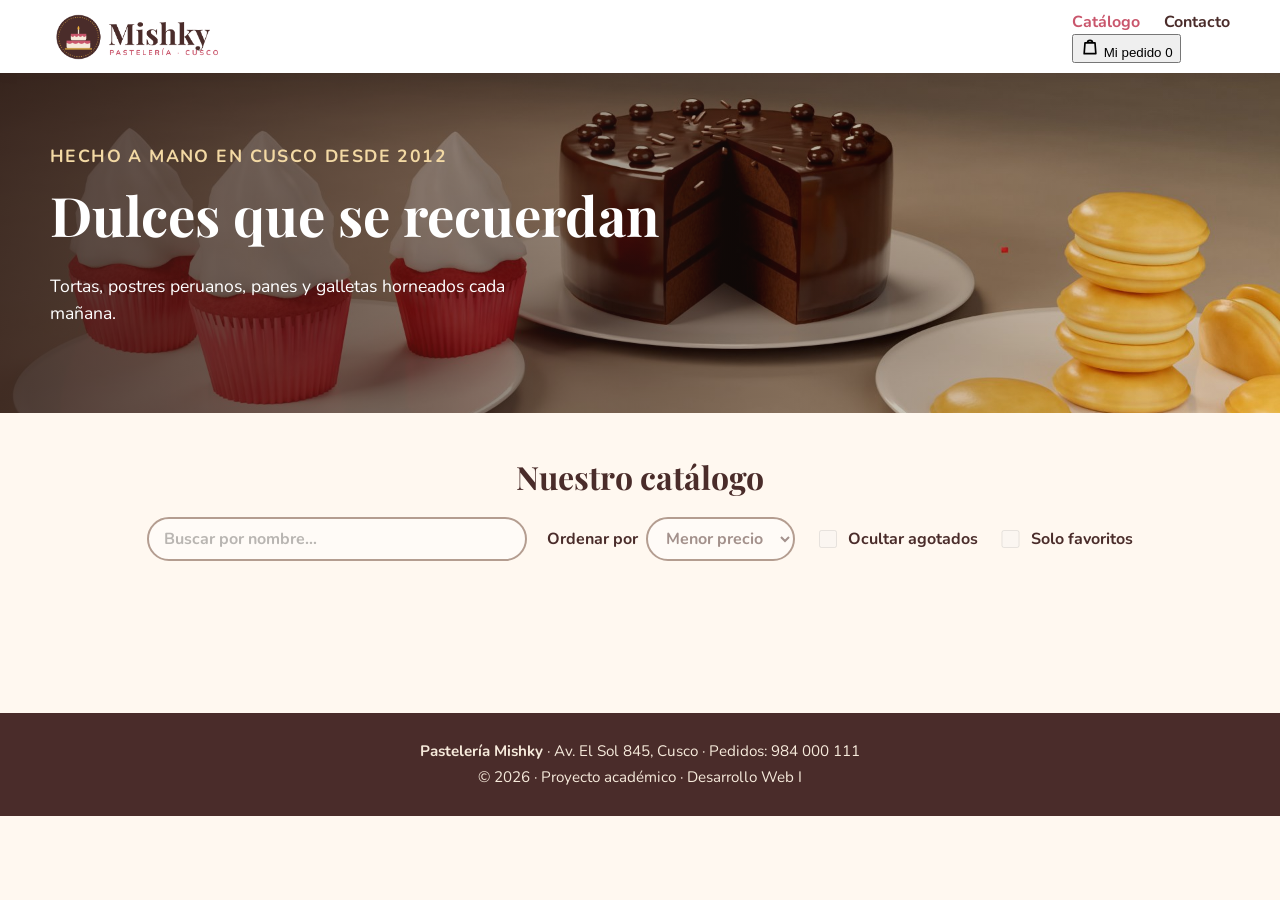
<file: index.html>
<!doctype html>
<html lang="es">
  <head>
    <meta charset="UTF-8" />
    <meta name="viewport" content="width=device-width, initial-scale=1.0" />
    <title>Catálogo | Pastelería Mishky</title>
    <meta
      name="description"
      content="Tortas, postres peruanos, panes y galletas artesanales de Pastelería Mishky."
    />
    <link rel="icon" href="img/favicon.png" type="image/png" />
    <link rel="preconnect" href="https://fonts.googleapis.com" />
    <link rel="preconnect" href="https://fonts.gstatic.com" crossorigin />
    <link
      href="https://fonts.googleapis.com/css2?family=Playfair+Display:wght@700&family=Nunito:wght@400;700&display=swap"
      rel="stylesheet"
    />
    <link rel="stylesheet" href="css/estilos.css" />
  </head>
  <body>
    <header class="cabecera">
      <div class="contenedor cabecera__fila">
        <a href="catalogo.html" class="marca">
          <img src="img/logo.png" alt="Pastelería Mishky" width="176" height="52" />
        </a>
        <div class="cabecera__acciones">
          <nav aria-label="Principal">
            <ul class="menu">
              <li><a href="#catalogo" aria-current="page">Catálogo</a></li>
              <li><a href="#contacto">Contacto</a></li>
            </ul>
          </nav>
          <button type="button" id="btn-pedido" class="boton-pedido" aria-haspopup="dialog">
            <svg viewBox="0 0 24 24" width="20" height="20" aria-hidden="true" focusable="false">
              <path d="M6 7h12l1 13H5L6 7Z M9 7a3 3 0 0 1 6 0" fill="none" stroke="currentColor" stroke-width="2" stroke-linejoin="round" stroke-linecap="round" />
            </svg>
            <span>Mi pedido</span>
            <span id="pedido-contador" class="contador" aria-hidden="true">0</span>
          </button>
        </div>
      </div>
    </header>

    <section class="hero">
      <div class="contenedor hero__texto">
        <p class="hero__antetitulo">Hecho a mano en Cusco desde 2012</p>
        <h1>Dulces que se recuerdan</h1>
        <p>Tortas, postres peruanos, panes y galletas horneados cada mañana.</p>
      </div>
    </section>

    <main id="catalogo" class="contenedor">
      <h2 class="titulo-seccion">Nuestro catálogo</h2>

      <!-- Controles: buscador, orden y stock.
           Un solo contenedor con delegación de eventos (input + change). -->
      <div id="controles" class="controles" role="search" aria-label="Buscar y ordenar productos">
        <div class="campo campo--buscar">
          <label for="buscador" class="visualmente-oculto">Buscar por nombre</label>
          <input
            id="buscador"
            type="search"
            placeholder="Buscar por nombre…"
            autocomplete="off"
            disabled
          />
        </div>

        <div class="campo">
          <label for="orden">Ordenar por</label>
          <select id="orden" disabled>
            <option value="precio-asc">Menor precio</option>
            <option value="precio-desc">Mayor precio</option>
            <option value="nombre-asc">Nombre A–Z</option>
          </select>
        </div>

        <label class="campo campo--check" for="ocultar-agotados">
          <input id="ocultar-agotados" type="checkbox" disabled />
          <span>Ocultar agotados</span>
        </label>

        <label class="campo campo--check" for="solo-favoritos">
          <input id="solo-favoritos" type="checkbox" disabled />
          <span>Solo favoritos</span>
        </label>
      </div>

      <!-- Los botones de categoría se generan desde productos.json -->
      <div
        id="filtros"
        class="filtros"
        role="group"
        aria-label="Filtrar por categoría"
      ></div>

      <div class="estado-bloque">
        <p id="estado" class="estado" role="status" aria-live="polite" tabindex="-1"></p>
        <button type="button" id="reintentar" class="boton" hidden>Reintentar</button>
      </div>
      <p id="aviso" class="aviso" hidden></p>

      <!-- Contenedor: el catálogo se renderiza con JavaScript.
           aria-busy="true" hasta que termina el renderizado. -->
      <ul id="grilla" class="grilla" aria-busy="true"></ul>
    </main>

    <footer id="contacto" class="pie">
      <div class="contenedor">
        <p>
          <strong>Pastelería Mishky</strong> · Av. El Sol 845, Cusco · Pedidos: 984 000 111
        </p>
        <p>&copy; 2026 · Proyecto académico · Desarrollo Web I</p>
      </div>
    </footer>

    <!-- Detalle del producto: <dialog> nativo (se abre con showModal()) -->
    <dialog id="modal" class="modal" aria-labelledby="modal-titulo" aria-describedby="modal-descripcion">
      <div class="modal__contenido">
        <button type="button" id="modal-cerrar" class="modal__cerrar" aria-label="Cerrar detalle">
          ✕
        </button>
        <img id="modal-img" class="modal__img" width="900" height="900" alt="" decoding="async" />
        <div class="modal__cuerpo">
          <p id="modal-categoria" class="tarjeta__categoria"></p>
          <h2 id="modal-titulo" class="modal__titulo"></h2>
          <p id="modal-descripcion" class="modal__descripcion"></p>
          <dl class="modal__datos">
            <div>
              <dt>Precio</dt>
              <dd id="modal-precio" class="modal__precio"></dd>
            </div>
            <div>
              <dt>Stock</dt>
              <dd id="modal-stock"></dd>
            </div>
            <div>
              <dt>Porciones</dt>
              <dd id="modal-porciones"></dd>
            </div>
          </dl>
          <div class="modal__botones">
            <button type="button" id="modal-agregar" class="boton boton--rosa">Agregar al pedido</button>
            <button type="button" id="modal-cerrar-pie" class="boton boton--claro">Cerrar</button>
          </div>
        </div>
      </div>
    </dialog>

    <!-- Pedido: panel lateral con <dialog>. Se llena desde catalogo.js -->
    <dialog id="carrito" class="panel" aria-labelledby="carrito-titulo">
      <div class="panel__cabecera">
        <h2 id="carrito-titulo" class="panel__titulo">Su pedido</h2>
        <button type="button" id="carrito-cerrar" class="panel__cerrar" aria-label="Cerrar pedido">✕</button>
      </div>
      <p id="carrito-vacio" class="panel__vacio">
        Aún no agregó productos. Elija sus favoritos del catálogo y aparecerán aquí.
      </p>
      <ul id="carrito-lista" class="panel__lista"></ul>
      <div class="panel__pie">
        <p class="panel__total"><span>Total</span> <strong id="carrito-total">S/ 0.00</strong></p>
        <button type="button" id="carrito-whatsapp" class="boton boton--whatsapp" disabled>
          Enviar pedido por WhatsApp
        </button>
        <button type="button" id="carrito-vaciar" class="boton boton--claro" disabled>Vaciar pedido</button>
      </div>
    </dialog>

    <!-- Aviso breve (popover: se ve incluso encima de los modales) -->
    <div id="toast" class="toast" popover="manual" role="status" aria-live="polite"></div>

    <!-- Plantilla de un producto dentro del pedido -->
    <template id="tpl-item-pedido">
      <li class="item-pedido">
        <img class="item-pedido__img" width="64" height="64" alt="" />
        <div class="item-pedido__info">
          <p class="item-pedido__nombre"></p>
          <p class="item-pedido__precio"></p>
          <div class="cantidad">
            <button type="button" data-accion="menos" aria-label="Quitar una unidad">−</button>
            <output class="cantidad__valor"></output>
            <button type="button" data-accion="mas" aria-label="Agregar una unidad">+</button>
          </div>
        </div>
        <div class="item-pedido__lado">
          <p class="item-pedido__subtotal"></p>
          <button type="button" data-accion="quitar" class="item-pedido__quitar">Quitar</button>
        </div>
      </li>
    </template>

    <!-- Plantilla de una tarjeta de producto: el navegador no la muestra.
         El srcset lo completa catalogo.js (300w / 600w / 900w). -->
    <template id="tpl-producto">
      <li class="tarjeta">
        <figure class="tarjeta__foto">
          <img
            width="600"
            height="600"
            loading="lazy"
            decoding="async"
            sizes="(max-width: 560px) calc(100vw - 2rem), 280px"
            alt=""
          />
          <span class="etiqueta" hidden></span>
          <button type="button" class="favorito" data-accion="favorito" aria-pressed="false">
            <svg viewBox="0 0 24 24" width="22" height="22" aria-hidden="true" focusable="false">
              <path d="M12 21s-7.5-4.6-9.5-9.2C1.2 8.7 3 5.5 6.2 5.5c2 0 3.2 1 3.8 2.1.6-1.1 1.8-2.1 3.8-2.1 3.2 0 5 3.2 3.7 6.3C19.5 16.4 12 21 12 21Z" stroke="currentColor" stroke-width="2" stroke-linejoin="round" />
            </svg>
          </button>
        </figure>
        <div class="tarjeta__cuerpo">
          <p class="tarjeta__categoria"></p>
          <h3 class="tarjeta__nombre"></h3>
          <p class="tarjeta__descripcion"></p>
          <div class="tarjeta__pie">
            <span class="tarjeta__precio"></span>
            <span class="tarjeta__porciones"></span>
          </div>
          <button type="button" class="boton boton--agregar" data-accion="agregar">Agregar al pedido</button>
        </div>
      </li>
    </template>

    <script src="js/catalogo.js" defer></script>
  </body>
</html>
</file>
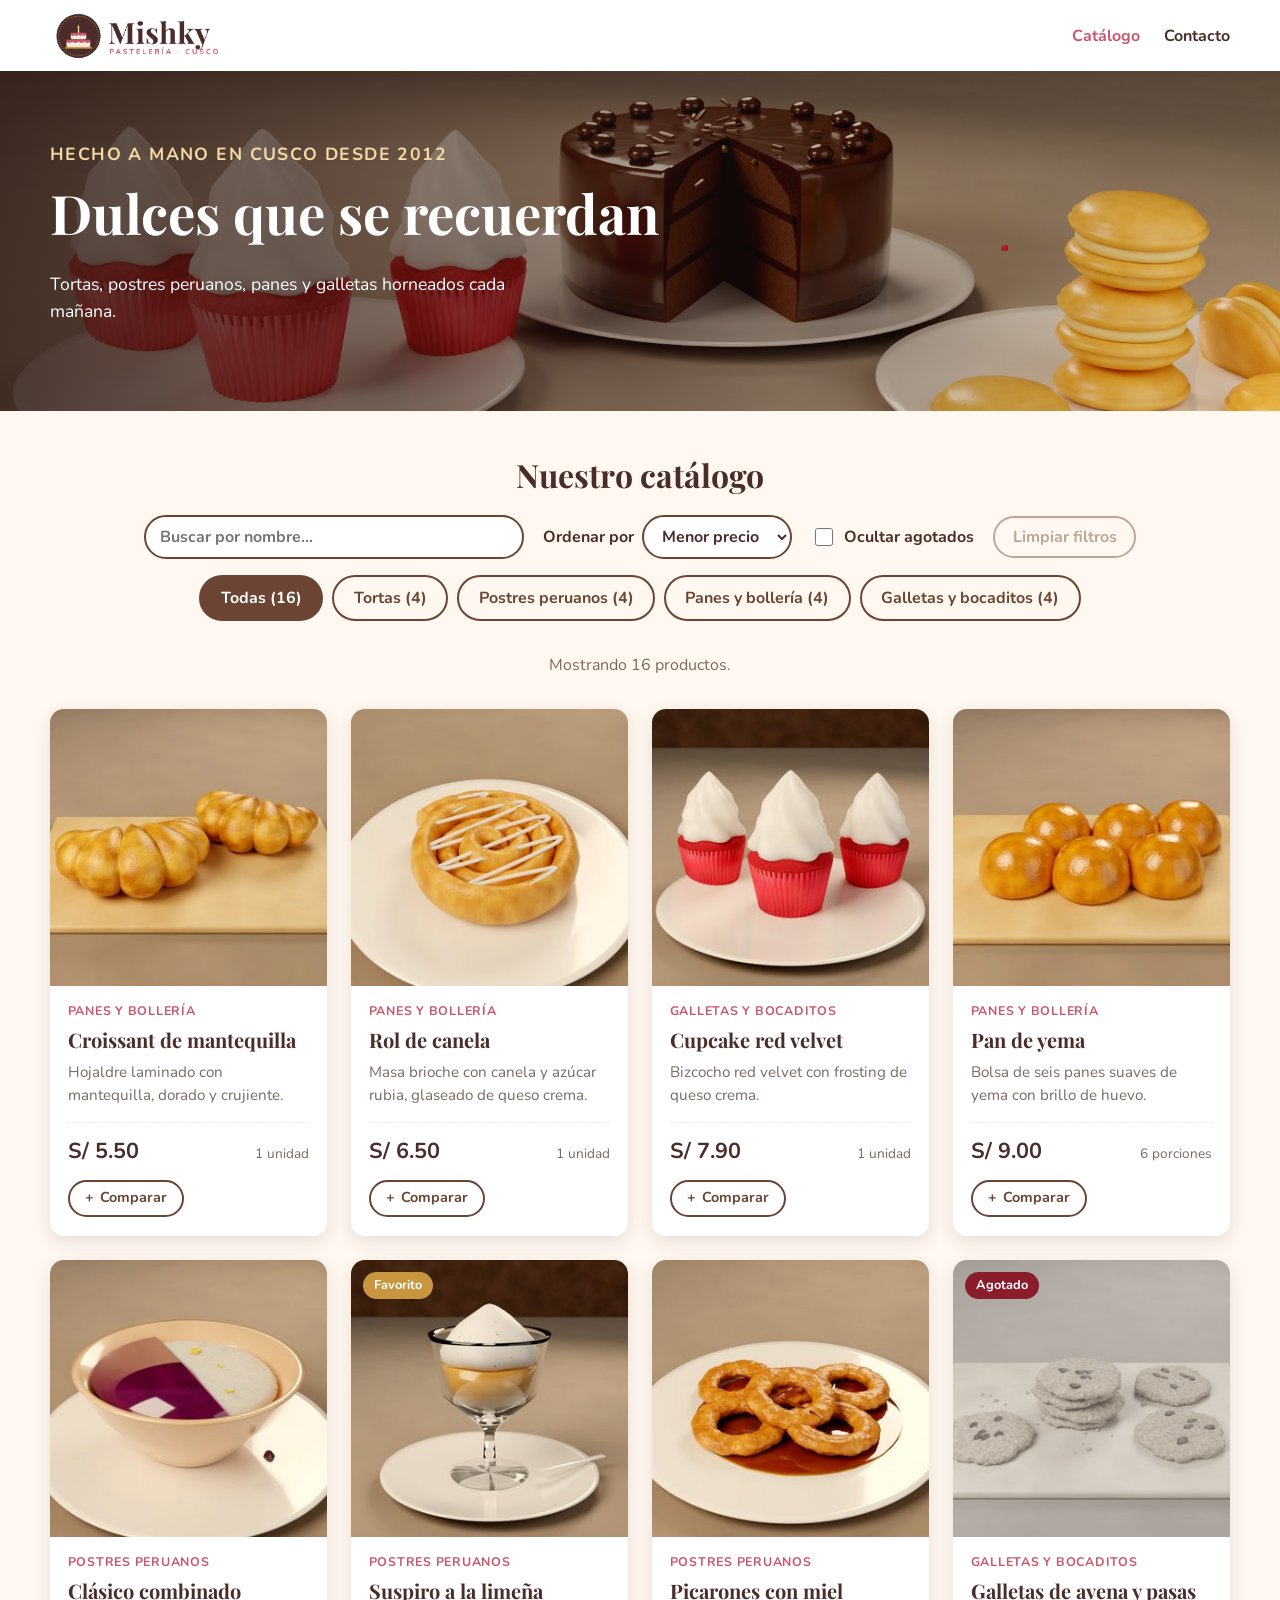
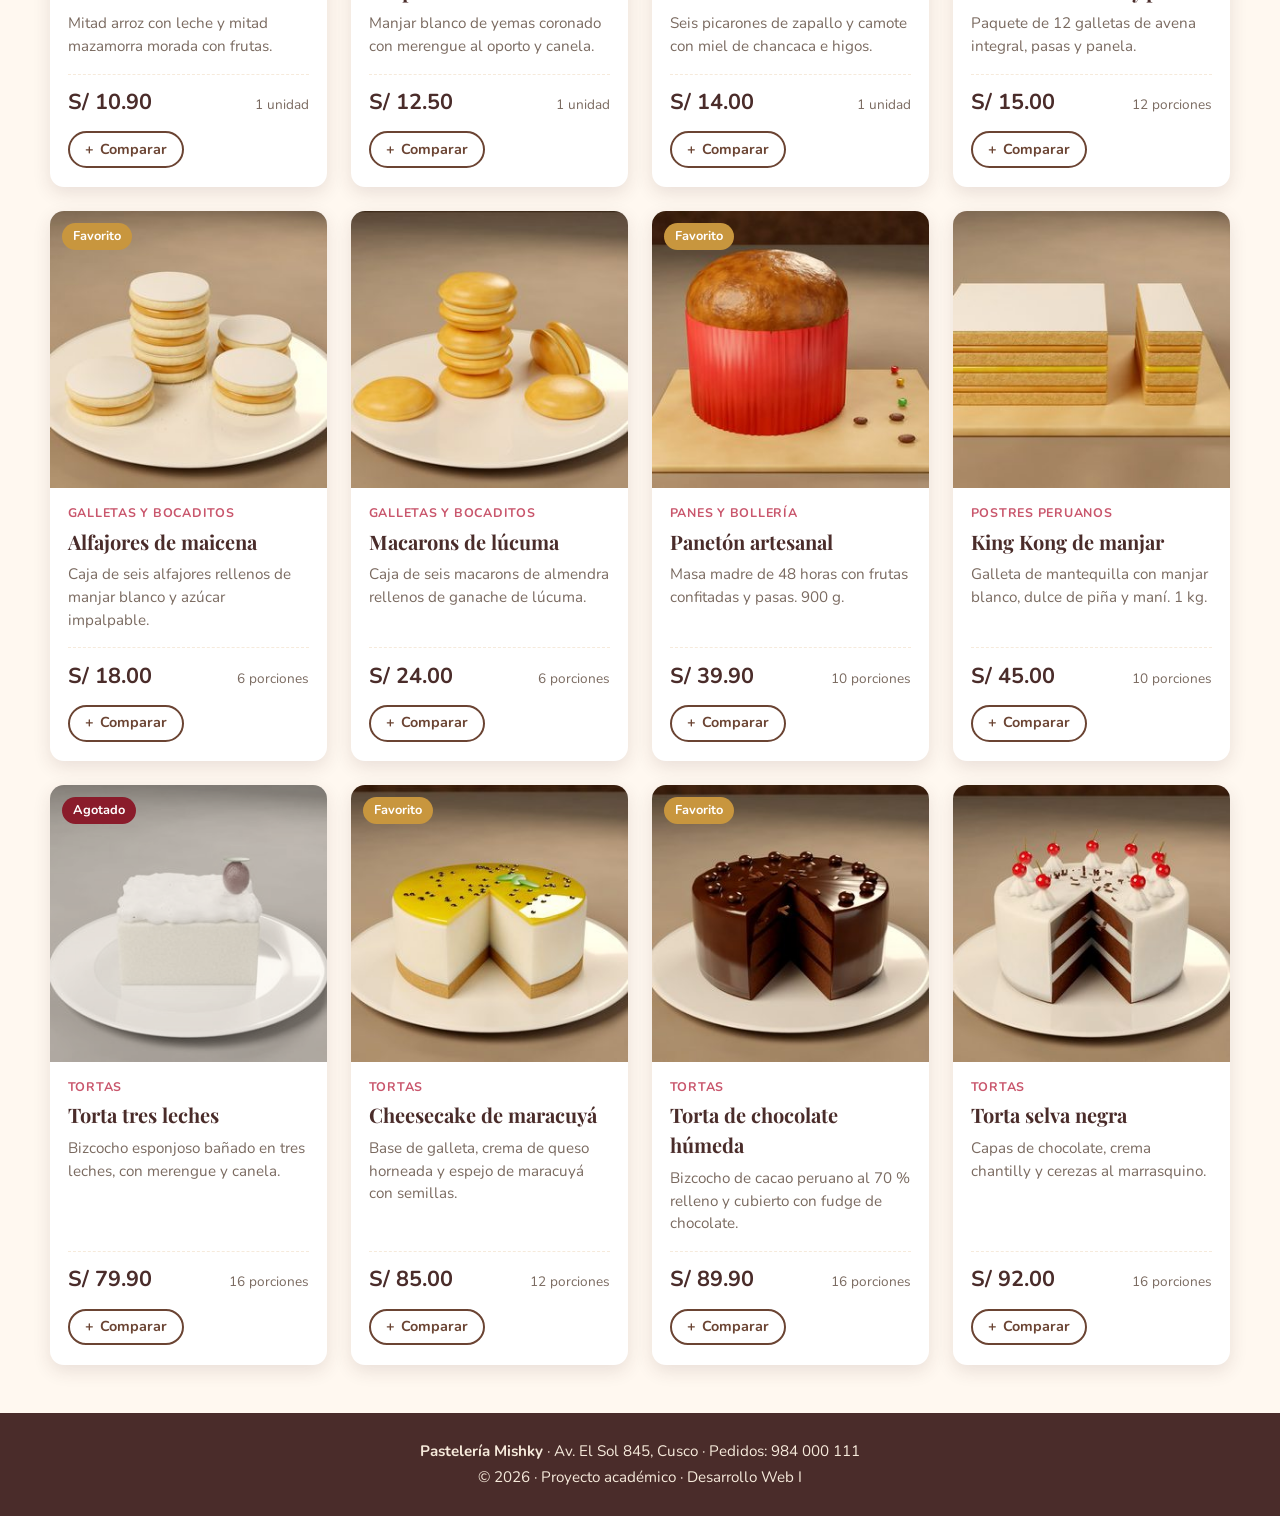
<file: catalogo.html>
<!doctype html>
<html lang="es">
  <head>
    <meta charset="UTF-8" />
    <meta name="viewport" content="width=device-width, initial-scale=1.0" />
    <title>Catálogo | Pastelería Mishky</title>
    <meta
      name="description"
      content="Tortas, postres peruanos, panes y galletas artesanales de Pastelería Mishky."
    />
    <link rel="icon" href="img/favicon.png" type="image/png" />
    <link rel="preconnect" href="https://fonts.googleapis.com" />
    <link rel="preconnect" href="https://fonts.gstatic.com" crossorigin />
    <link
      href="https://fonts.googleapis.com/css2?family=Playfair+Display:wght@700&family=Nunito:wght@400;700&display=swap"
      rel="stylesheet"
    />
    <link rel="stylesheet" href="css/estilos.css" />
  </head>
  <body>
    <header class="cabecera">
      <div class="contenedor cabecera__fila">
        <a href="catalogo.html" class="marca">
          <img src="img/logo.png" alt="Pastelería Mishky" width="176" height="52" />
        </a>
        <nav aria-label="Principal">
          <ul class="menu">
            <li><a href="#catalogo" aria-current="page">Catálogo</a></li>
            <li><a href="#contacto">Contacto</a></li>
          </ul>
        </nav>
      </div>
    </header>

    <section class="hero">
      <div class="contenedor hero__texto">
        <p class="hero__antetitulo">Hecho a mano en Cusco desde 2012</p>
        <h1>Dulces que se recuerdan</h1>
        <p>Tortas, postres peruanos, panes y galletas horneados cada mañana.</p>
      </div>
    </section>

    <main id="catalogo" class="contenedor">
      <h2 class="titulo-seccion">Nuestro catálogo</h2>

      <!-- Controles: buscador, orden y stock.
           Un solo contenedor con delegación de eventos (input + change). -->
      <div id="controles" class="controles" role="search" aria-label="Buscar y ordenar productos">
        <div class="campo campo--buscar">
          <label for="buscador" class="visualmente-oculto">Buscar por nombre</label>
          <input
            id="buscador"
            type="search"
            placeholder="Buscar por nombre…"
            autocomplete="off"
            disabled
          />
        </div>

        <div class="campo">
          <label for="orden">Ordenar por</label>
          <select id="orden" disabled>
            <option value="precio-asc">Menor precio</option>
            <option value="precio-desc">Mayor precio</option>
            <option value="nombre-asc">Nombre A–Z</option>
          </select>
        </div>

        <label class="campo campo--check" for="ocultar-agotados">
          <input id="ocultar-agotados" type="checkbox" disabled />
          <span>Ocultar agotados</span>
        </label>

        <!-- Reto 1: se habilita solo si hay algún filtro distinto al estado por defecto -->
        <button type="button" id="limpiar-filtros" class="boton boton--secundario boton--limpiar" disabled>
          Limpiar filtros
        </button>
      </div>

      <!-- Los botones de categoría se generan desde productos.json -->
      <div
        id="filtros"
        class="filtros"
        role="group"
        aria-label="Filtrar por categoría"
      ></div>

      <div class="estado-bloque">
        <p id="estado" class="estado" role="status" aria-live="polite" tabindex="-1"></p>
        <button type="button" id="reintentar" class="boton" hidden>Reintentar</button>
      </div>
      <p id="aviso" class="aviso" hidden></p>

      <!-- Contenedor: el catálogo se renderiza con JavaScript.
           aria-busy="true" hasta que termina el renderizado. -->
      <ul id="grilla" class="grilla" aria-busy="true"></ul>
    </main>

    <footer id="contacto" class="pie">
      <div class="contenedor">
        <p>
          <strong>Pastelería Mishky</strong> · Av. El Sol 845, Cusco · Pedidos: 984 000 111
        </p>
        <p>&copy; 2026 · Proyecto académico · Desarrollo Web I</p>
      </div>
    </footer>

    <!-- Detalle del producto: <dialog> nativo (se abre con showModal()) -->
    <dialog id="modal" class="modal" aria-labelledby="modal-titulo" aria-describedby="modal-descripcion">
      <div class="modal__contenido">
        <button type="button" id="modal-cerrar" class="modal__cerrar" aria-label="Cerrar detalle">
          ✕
        </button>
        <img id="modal-img" class="modal__img" width="900" height="900" alt="" decoding="async" />
        <div class="modal__cuerpo">
          <p id="modal-categoria" class="tarjeta__categoria"></p>
          <h2 id="modal-titulo" class="modal__titulo"></h2>
          <p id="modal-descripcion" class="modal__descripcion"></p>
          <dl class="modal__datos">
            <div>
              <dt>Precio</dt>
              <dd id="modal-precio" class="modal__precio"></dd>
            </div>
            <div>
              <dt>Stock</dt>
              <dd id="modal-stock"></dd>
            </div>
            <div>
              <dt>Porciones</dt>
              <dd id="modal-porciones"></dd>
            </div>
          </dl>
          <button type="button" id="modal-cerrar-pie" class="boton">Cerrar</button>
        </div>
      </div>
    </dialog>

    <!-- Reto 2: barra flotante inferior de comparación -->
    <aside id="barra-comparar" class="barra-comparar" aria-label="Productos seleccionados para comparar" hidden>
      <div class="contenedor barra-comparar__interior">
        <div class="barra-comparar__info">
          <p id="barra-contador" class="barra-comparar__contador"></p>
          <ul id="barra-lista" class="barra-comparar__lista"></ul>
        </div>
        <div class="barra-comparar__acciones">
          <button type="button" id="barra-vaciar" class="boton boton--secundario">Vaciar</button>
          <button type="button" id="barra-ver" class="boton" aria-haspopup="dialog">Ver comparativa</button>
        </div>
      </div>
    </aside>

    <!-- Reto 2: <dialog> nativo con la tabla comparativa -->
    <dialog id="modal-comparar" class="modal modal--comparar" aria-labelledby="comparar-titulo">
      <div class="comparar__contenido">
        <button type="button" id="comparar-cerrar" class="modal__cerrar" aria-label="Cerrar comparativa">
          ✕
        </button>
        <h2 id="comparar-titulo" class="comparar__titulo">Comparar productos</h2>
        <div
          id="comparar-tabla"
          class="tabla-comparar-contenedor"
          role="region"
          aria-label="Tabla comparativa de productos"
          tabindex="0"
        ></div>
        <div class="comparar__pie">
          <button type="button" id="comparar-cerrar-pie" class="boton">Cerrar</button>
        </div>
      </div>
    </dialog>

    <!-- Reto 2: botón flotante que aparece con IntersectionObserver -->
    <button type="button" id="volver-arriba" class="volver-arriba">
      <span aria-hidden="true">↑</span> Volver arriba y buscar
    </button>

    <!-- Plantilla de una tarjeta de producto: el navegador no la muestra.
         El srcset lo completa catalogo.js (300w / 600w / 900w). -->
    <template id="tpl-producto">
      <li class="tarjeta">
        <figure class="tarjeta__foto">
          <img
            width="600"
            height="600"
            loading="lazy"
            decoding="async"
            sizes="(max-width: 560px) calc(100vw - 2rem), 280px"
            alt=""
          />
          <span class="etiqueta" hidden></span>
        </figure>
        <div class="tarjeta__cuerpo">
          <p class="tarjeta__categoria"></p>
          <h3 class="tarjeta__nombre"></h3>
          <p class="tarjeta__descripcion"></p>
          <div class="tarjeta__pie">
            <span class="tarjeta__precio"></span>
            <span class="tarjeta__porciones"></span>
          </div>
          <!-- Reto 2: casilla/botón «Comparar» (JS completa aria-label y aria-pressed) -->
          <button type="button" class="tarjeta__comparar" aria-pressed="false">Comparar</button>
        </div>
      </li>
    </template>

    <script src="js/catalogo.js" defer></script>
  </body>
</html>
</file>
<file: css/estilos.css>
/* =============================================================
   Pastelería Mishky · Estilos del catálogo
   ============================================================= */
:root {
  --crema: #fff8f0;
  --crema-2: #f6eadb;
  --chocolate: #4a2c2a;
  --cacao: #6b4433;
  --rosa: #c9566c;
  --dorado: #c8963e;
  --gris: #7a6a60;
  --blanco: #ffffff;
  --radio: 14px;
  --sombra: 0 6px 18px rgba(74, 44, 42, 0.12);
}

*,
*::before,
*::after {
  box-sizing: border-box;
}

body {
  margin: 0;
  font-family: "Nunito", system-ui, sans-serif;
  color: var(--chocolate);
  background: var(--crema);
  line-height: 1.5;
}

img {
  max-width: 100%;
  display: block;
}

.contenedor {
  width: min(1180px, 100% - 2rem);
  margin-inline: auto;
}

/* ---------- Cabecera ---------- */
.cabecera {
  position: sticky;
  top: 0;
  z-index: 10;
  background: var(--blanco);
  box-shadow: 0 2px 10px rgba(74, 44, 42, 0.08);
}

.cabecera__fila {
  display: flex;
  align-items: center;
  justify-content: space-between;
  padding-block: 0.6rem;
}

.marca img {
  height: 52px;
  width: auto;
}

.menu {
  display: flex;
  gap: 1.5rem;
  list-style: none;
  margin: 0;
  padding: 0;
}

.menu a {
  color: var(--chocolate);
  font-weight: 700;
  text-decoration: none;
}

.menu a:hover,
.menu a[aria-current="page"] {
  color: var(--rosa);
}

/* ---------- Hero ---------- */
.hero {
  min-height: 340px;
  display: flex;
  align-items: center;
  color: var(--blanco);
  background:
    linear-gradient(
      90deg,
      rgba(40, 22, 18, 0.82) 0%,
      rgba(40, 22, 18, 0.35) 60%,
      rgba(40, 22, 18, 0) 100%
    ),
    url("../img/banner.jpg") center / cover no-repeat;
}

.hero__texto {
  max-width: 1180px;
}

.hero__antetitulo {
  color: #f3d9a4;
  font-weight: 700;
  letter-spacing: 0.08em;
  text-transform: uppercase;
  font-size: 0.85rem;
  margin: 0;
}

.hero h1 {
  font-family: "Playfair Display", Georgia, serif;
  font-size: clamp(2rem, 5vw, 3.4rem);
  margin: 0.3rem 0;
}

.hero p {
  max-width: 30rem;
  font-size: 1.1rem;
}

/* ---------- Filtros ---------- */
.titulo-seccion {
  font-family: "Playfair Display", Georgia, serif;
  font-size: 2rem;
  text-align: center;
  margin: 2.5rem 0 1rem;
}

.filtros {
  display: flex;
  flex-wrap: wrap;
  justify-content: center;
  gap: 0.6rem;
  margin-bottom: 1rem;
}

.filtro {
  font: inherit;
  font-weight: 700;
  cursor: pointer;
  padding: 0.55rem 1.2rem;
  border-radius: 999px;
  border: 2px solid var(--cacao);
  background: transparent;
  color: var(--cacao);
  transition:
    background 0.2s,
    color 0.2s,
    transform 0.2s;
}

.filtro:hover {
  transform: translateY(-2px);
}

.filtro[aria-pressed="true"] {
  background: var(--cacao);
  color: var(--blanco);
}

.filtro:focus-visible {
  outline: 3px solid var(--dorado);
  outline-offset: 2px;
}

.estado {
  text-align: center;
  color: var(--gris);
  min-height: 1.5em;
}

.estado--error {
  color: #a3202f;
  font-weight: 700;
}

/* ---------- Grilla y tarjetas ---------- */
.grilla {
  list-style: none;
  padding: 0;
  margin: 1rem 0 3rem;
  display: grid;
  gap: 1.5rem;
  grid-template-columns: repeat(auto-fill, minmax(250px, 1fr));
}

.tarjeta {
  background: var(--blanco);
  border-radius: var(--radio);
  overflow: hidden;
  box-shadow: var(--sombra);
  display: flex;
  flex-direction: column;
  transition:
    transform 0.25s,
    box-shadow 0.25s;
}

.tarjeta:hover {
  transform: translateY(-4px);
  box-shadow: 0 12px 26px rgba(74, 44, 42, 0.18);
}

.tarjeta[data-id] {
  cursor: pointer;
}

.tarjeta:focus-visible {
  outline: 3px solid var(--dorado);
  outline-offset: 3px;
}

.tarjeta__foto {
  position: relative;
  margin: 0;
  aspect-ratio: 1 / 1;
  background: var(--crema-2);
}

.tarjeta__foto img {
  width: 100%;
  height: 100%;
  object-fit: cover;
  opacity: 0;
  transition: opacity 0.4s ease;
}

/* Clase que agrega JS con el evento load */
.tarjeta__foto img.foto-cargada {
  opacity: 1;
}

.etiqueta {
  position: absolute;
  top: 12px;
  left: 12px;
  background: var(--dorado);
  color: var(--blanco);
  font-size: 0.8rem;
  font-weight: 700;
  padding: 0.25rem 0.7rem;
  border-radius: 999px;
}

.etiqueta--agotado {
  background: #8a1c2b;
}

.tarjeta--agotado img {
  filter: grayscale(0.85);
}

.tarjeta--agotado img.foto-cargada {
  opacity: 0.75;
}

.tarjeta__cuerpo {
  padding: 1rem 1.1rem 1.2rem;
  display: flex;
  flex-direction: column;
  flex: 1;
}

.tarjeta__categoria {
  margin: 0;
  color: var(--rosa);
  font-size: 0.78rem;
  font-weight: 700;
  text-transform: uppercase;
  letter-spacing: 0.06em;
}

.tarjeta__nombre {
  font-family: "Playfair Display", Georgia, serif;
  font-size: 1.25rem;
  margin: 0.25rem 0 0.4rem;
}

.tarjeta__descripcion {
  margin: 0 0 1rem;
  color: var(--gris);
  font-size: 0.95rem;
  flex: 1;
}

.tarjeta__pie {
  display: flex;
  justify-content: space-between;
  align-items: baseline;
  border-top: 1px dashed var(--crema-2);
  padding-top: 0.7rem;
}

.tarjeta__precio {
  font-size: 1.35rem;
  font-weight: 700;
  color: var(--chocolate);
}

.tarjeta__porciones {
  font-size: 0.85rem;
  color: var(--gris);
}

/* ---------- Pie ---------- */
.pie {
  background: var(--chocolate);
  color: var(--crema-2);
  text-align: center;
  padding: 1.5rem 0;
  font-size: 0.95rem;
}

.pie p {
  margin: 0.2rem 0;
}

@media (max-width: 600px) {
  .menu {
    gap: 1rem;
  }
  .hero {
    min-height: 260px;
  }
  .titulo-seccion {
    font-size: 1.6rem;
  }
}

/* =============================================================
   Novedades v2
   ============================================================= */

.visualmente-oculto {
  position: absolute;
  width: 1px;
  height: 1px;
  margin: -1px;
  padding: 0;
  overflow: hidden;
  clip: rect(0 0 0 0);
  white-space: nowrap;
  border: 0;
}

/* ---------- Controles: buscador, orden, stock ---------- */
.controles {
  display: flex;
  flex-wrap: wrap;
  align-items: center;
  justify-content: center;
  gap: 0.8rem 1.2rem;
  margin-bottom: 1rem;
}

.campo {
  display: flex;
  align-items: center;
  gap: 0.5rem;
  font-weight: 700;
}

.campo--buscar {
  flex: 1 1 260px;
  max-width: 380px;
}

.controles input[type="search"],
.controles select {
  font: inherit;
  color: var(--chocolate);
  padding: 0.5rem 0.9rem;
  border: 2px solid var(--cacao);
  border-radius: 999px;
  background: var(--blanco);
}

.controles input[type="search"] {
  width: 100%;
}

.controles input:focus-visible,
.controles select:focus-visible {
  outline: 3px solid var(--dorado);
  outline-offset: 2px;
}

.controles input:disabled,
.controles select:disabled {
  opacity: 0.5;
  cursor: not-allowed;
}

.campo--check {
  cursor: pointer;
}

.campo--check input {
  width: 1.15rem;
  height: 1.15rem;
  accent-color: var(--cacao);
}

/* ---------- Estado, error y aviso ---------- */
.estado-bloque {
  display: flex;
  flex-direction: column;
  align-items: center;
  gap: 0.6rem;
}

.estado:focus {
  outline: none;
}

.aviso {
  text-align: center;
  margin: 0.4rem auto 0;
  padding: 0.4rem 1rem;
  max-width: 40rem;
  font-size: 0.9rem;
  color: #6b4a10;
  background: #fbefd2;
  border-radius: 8px;
}

.boton {
  font: inherit;
  font-weight: 700;
  cursor: pointer;
  padding: 0.55rem 1.4rem;
  border: 2px solid var(--cacao);
  border-radius: 999px;
  background: var(--cacao);
  color: var(--blanco);
  transition: background 0.2s, transform 0.2s;
}

.boton:hover {
  background: var(--chocolate);
  transform: translateY(-2px);
}

.boton:focus-visible {
  outline: 3px solid var(--dorado);
  outline-offset: 2px;
}

/* ---------- Tarjetas fantasma ---------- */
.tarjeta--fantasma,
.tarjeta--fantasma:hover {
  pointer-events: none;
  transform: none;
  box-shadow: var(--sombra);
}

.fantasma__foto,
.fantasma__linea {
  background: var(--crema-2);
  animation: pulso 1.4s ease-in-out infinite;
}

.fantasma__foto {
  aspect-ratio: 1 / 1;
}

.fantasma__linea {
  height: 14px;
  border-radius: 7px;
  margin-bottom: 0.7rem;
}

.fantasma__linea--corta {
  width: 35%;
}

.fantasma__linea--titulo {
  height: 20px;
  width: 70%;
}

.fantasma__linea--media {
  width: 55%;
}

@keyframes pulso {
  0%,
  100% {
    opacity: 1;
  }
  50% {
    opacity: 0.45;
  }
}

/* ---------- Modal <dialog> ---------- */
html:has(dialog[open]) {
  overflow: hidden;
}

.modal {
  width: min(780px, 100% - 2rem);
  max-height: calc(100dvh - 2rem);
  padding: 0;
  border: 0;
  border-radius: var(--radio);
  overflow: auto;
  color: var(--chocolate);
  background: var(--blanco);
  box-shadow: 0 20px 50px rgba(40, 22, 18, 0.45);
}

.modal[open] {
  animation: entrada-modal 0.25s ease;
}

.modal::backdrop {
  background: rgba(40, 22, 18, 0.6);
}

@keyframes entrada-modal {
  from {
    opacity: 0;
    transform: translateY(12px) scale(0.98);
  }
  to {
    opacity: 1;
    transform: none;
  }
}

.modal__contenido {
  position: relative;
  display: grid;
  grid-template-columns: 1fr;
}

.modal__img {
  width: 100%;
  height: auto;
  aspect-ratio: 1 / 1;
  object-fit: cover;
  background: var(--crema-2);
}

.modal__cuerpo {
  display: flex;
  flex-direction: column;
  padding: 1.4rem 1.5rem 1.6rem;
}

.modal__titulo {
  font-family: "Playfair Display", Georgia, serif;
  font-size: 1.7rem;
  margin: 0.25rem 0 0.6rem;
}

.modal__descripcion {
  margin: 0 0 1.2rem;
  color: var(--gris);
}

.modal__datos {
  margin: 0 0 1.4rem;
  display: grid;
  gap: 0.6rem;
}

.modal__datos > div {
  display: flex;
  justify-content: space-between;
  gap: 1rem;
  padding-bottom: 0.5rem;
  border-bottom: 1px dashed var(--crema-2);
}

.modal__datos dt {
  color: var(--gris);
}

.modal__datos dd {
  margin: 0;
  font-weight: 700;
}

.modal__precio {
  font-size: 1.5rem;
}

.modal__stock--agotado {
  color: #8a1c2b;
}

.modal__cuerpo .boton {
  align-self: flex-start;
  margin-top: auto;
}

.modal__cerrar {
  position: absolute;
  top: 10px;
  right: 10px;
  z-index: 1;
  width: 2.4rem;
  height: 2.4rem;
  font: inherit;
  font-weight: 700;
  line-height: 1;
  cursor: pointer;
  border: 0;
  border-radius: 50%;
  color: var(--chocolate);
  background: rgba(255, 255, 255, 0.92);
  box-shadow: 0 2px 8px rgba(0, 0, 0, 0.25);
}

.modal__cerrar:hover {
  background: var(--crema-2);
}

.modal__cerrar:focus-visible {
  outline: 3px solid var(--dorado);
  outline-offset: 2px;
}

@media (min-width: 700px) {
  .modal__contenido {
    grid-template-columns: 1fr 1fr;
  }
  .modal__img {
    height: 100%;
    aspect-ratio: auto;
    min-height: 100%;
  }
}

/* ---------- Respeto a "reducir movimiento" ---------- */
@media (prefers-reduced-motion: reduce) {
  *,
  *::before,
  *::after {
    animation: none !important;
    transition: none !important;
  }
}

/* =============================================================
   Novedades v3 · Retos 1 y 2
   ============================================================= */
:root {
  --rosa-oscuro: #a43a52; /* mejor contraste de texto que --rosa */
}

/* El ancla #catalogo no queda tapada por la cabecera fija */
#catalogo {
  scroll-margin-top: 4.5rem;
}

/* ---------- Botones: variantes y estado deshabilitado ---------- */
.boton--secundario {
  background: transparent;
  color: var(--cacao);
}

.boton--secundario:hover {
  background: var(--crema-2);
  color: var(--chocolate);
}

.boton:disabled {
  opacity: 0.45;
  cursor: not-allowed;
  transform: none;
}

.boton:disabled:hover {
  background: var(--cacao);
  transform: none;
}

.boton--secundario:disabled:hover {
  background: transparent;
}

/* ---------- Reto 1: «Limpiar filtros» ---------- */
.boton--limpiar {
  padding: 0.45rem 1.1rem;
  transition:
    background 0.2s,
    color 0.2s,
    border-color 0.2s,
    transform 0.2s;
}

/* Activo (hay filtros): se destaca para invitar a usarlo */
.boton--limpiar:not(:disabled) {
  color: var(--rosa-oscuro);
  border-color: var(--rosa-oscuro);
}

.boton--limpiar:not(:disabled):hover {
  background: var(--rosa-oscuro);
  color: var(--blanco);
}

/* ---------- Reto 2: botón «Comparar» en la tarjeta ---------- */
.tarjeta__comparar {
  align-self: flex-start;
  margin-top: 0.8rem;
  font: inherit;
  font-size: 0.9rem;
  font-weight: 700;
  cursor: pointer;
  padding: 0.35rem 0.95rem;
  border: 2px solid var(--cacao);
  border-radius: 999px;
  background: transparent;
  color: var(--cacao);
  transition:
    background 0.2s,
    color 0.2s;
}

.tarjeta__comparar::before {
  content: "+";
  margin-right: 0.4rem;
}

.tarjeta__comparar:hover {
  background: var(--crema-2);
}

.tarjeta__comparar[aria-pressed="true"] {
  background: var(--cacao);
  color: var(--blanco);
}

.tarjeta__comparar[aria-pressed="true"]::before {
  content: "✓";
}

.tarjeta__comparar:focus-visible {
  outline: 3px solid var(--dorado);
  outline-offset: 2px;
}

/* ---------- Reto 2: barra flotante inferior ---------- */
.barra-comparar {
  position: fixed;
  inset: auto 0 0 0;
  z-index: 30;
  padding: 0.7rem 0 calc(0.7rem + env(safe-area-inset-bottom, 0px));
  color: var(--crema);
  background: var(--chocolate);
  box-shadow: 0 -6px 20px rgba(40, 22, 18, 0.3);
  animation: subir-barra 0.25s ease;
}

.barra-comparar[hidden] {
  display: none;
}

@keyframes subir-barra {
  from {
    transform: translateY(100%);
  }
  to {
    transform: none;
  }
}

.barra-comparar__interior {
  display: flex;
  flex-wrap: wrap;
  align-items: center;
  justify-content: space-between;
  gap: 0.7rem 1.2rem;
}

.barra-comparar__info {
  flex: 1 1 320px;
  min-width: 0;
}

.barra-comparar__contador {
  margin: 0 0 0.4rem;
  font-size: 0.88rem;
  font-weight: 700;
  color: #f3d9a4;
}

.barra-comparar--limite .barra-comparar__contador {
  color: #ffc9d1;
  animation: sacudir 0.4s ease;
}

@keyframes sacudir {
  25% {
    transform: translateX(-5px);
  }
  75% {
    transform: translateX(5px);
  }
}

.barra-comparar__lista {
  display: flex;
  flex-wrap: wrap;
  gap: 0.5rem;
  margin: 0;
  padding: 0;
  list-style: none;
}

.chip {
  display: flex;
  align-items: center;
  gap: 0.5rem;
  max-width: 230px;
  padding: 0.25rem 0.35rem 0.25rem 0.25rem;
  border-radius: 999px;
  background: rgba(255, 255, 255, 0.12);
}

.chip img {
  width: 40px;
  height: 40px;
  flex: none;
  object-fit: cover;
  border-radius: 50%;
  background: var(--crema-2);
}

.chip__nombre {
  min-width: 0;
  overflow: hidden;
  font-size: 0.9rem;
  font-weight: 700;
  white-space: nowrap;
  text-overflow: ellipsis;
}

.chip__quitar {
  flex: none;
  width: 1.8rem;
  height: 1.8rem;
  font: inherit;
  font-size: 0.8rem;
  line-height: 1;
  cursor: pointer;
  color: var(--chocolate);
  background: var(--crema);
  border: 0;
  border-radius: 50%;
}

.chip__quitar:hover {
  background: #fff;
}

.barra-comparar__acciones {
  display: flex;
  gap: 0.6rem;
}

/* Botones sobre fondo oscuro */
.barra-comparar .boton {
  color: #2b1510;
  background: var(--dorado);
  border-color: var(--dorado);
}

.barra-comparar .boton:hover {
  background: #dcab57;
}

.barra-comparar .boton--secundario {
  color: var(--crema);
  background: transparent;
  border-color: var(--crema);
}

.barra-comparar .boton--secundario:hover {
  background: rgba(255, 255, 255, 0.15);
}

.barra-comparar .boton:disabled:hover {
  background: var(--dorado);
}

.barra-comparar .boton--secundario:disabled:hover {
  background: transparent;
}

.barra-comparar :focus-visible {
  outline: 3px solid #fff;
  outline-offset: 2px;
}

/* El pie no queda tapado por la barra (--alto-barra lo calcula JS) */
body.con-barra .pie {
  padding-bottom: calc(1.5rem + var(--alto-barra, 0px));
}

/* ---------- Reto 2: botón «Volver arriba y buscar» ---------- */
.volver-arriba {
  position: fixed;
  right: 1rem;
  bottom: calc(1rem + var(--alto-barra, 0px));
  z-index: 25;
  display: inline-flex;
  align-items: center;
  gap: 0.5rem;
  font: inherit;
  font-weight: 700;
  cursor: pointer;
  padding: 0.7rem 1.1rem;
  color: var(--chocolate);
  background: var(--blanco);
  border: 2px solid var(--dorado);
  border-radius: 999px;
  box-shadow: var(--sombra);
  /* Oculto: sin foco ni lectura (visibility) hasta que el observador lo muestre */
  opacity: 0;
  visibility: hidden;
  transform: translateY(12px);
  transition:
    opacity 0.25s,
    transform 0.25s,
    bottom 0.25s,
    visibility 0s linear 0.25s;
}

.volver-arriba--visible {
  opacity: 1;
  visibility: visible;
  transform: none;
  transition-delay: 0s;
}

.volver-arriba:hover {
  background: var(--crema-2);
}

.volver-arriba:focus-visible {
  outline: 3px solid var(--dorado);
  outline-offset: 3px;
}

/* ---------- Reto 2: <dialog> comparativo ---------- */
.modal--comparar {
  width: min(980px, 100% - 2rem);
}

.comparar__contenido {
  position: relative;
  padding: 1.4rem 1.2rem 1.3rem;
}

.comparar__titulo {
  margin: 0 3rem 1rem 0;
  font-family: "Playfair Display", Georgia, serif;
  font-size: 1.6rem;
}

.tabla-comparar-contenedor {
  overflow-x: auto;
  border: 1px solid var(--crema-2);
  border-radius: var(--radio);
}

.tabla-comparar-contenedor:focus-visible {
  outline: 3px solid var(--dorado);
  outline-offset: 2px;
}

.tabla-comparar {
  width: 100%;
  /* 1.ª columna + una columna por producto: en móvil la tabla se desplaza */
  min-width: calc(7.5rem + var(--columnas, 3) * 11rem);
  border-collapse: collapse;
  table-layout: fixed;
}

.tabla-comparar th,
.tabla-comparar td {
  padding: 0.8rem 0.9rem;
  text-align: left;
  vertical-align: top;
  border-bottom: 1px dashed var(--crema-2);
}

.tabla-comparar tbody tr:last-child th,
.tabla-comparar tbody tr:last-child td {
  border-bottom: 0;
}

.tabla-comparar th[scope="row"] {
  position: sticky;
  left: 0;
  z-index: 1;
  width: 7.5rem;
  color: var(--gris);
  background: var(--blanco);
}

.tabla-comparar__producto {
  text-align: center;
  font-family: "Playfair Display", Georgia, serif;
  font-size: 1.05rem;
  background: var(--crema);
}

.tabla-comparar__producto img {
  width: 96px;
  height: 96px;
  margin: 0 auto 0.5rem;
  object-fit: cover;
  border-radius: var(--radio);
  background: var(--crema-2);
}

.tabla-comparar__agotado {
  color: #8a1c2b;
  font-weight: 700;
}

.tabla-comparar__mejor {
  color: #2d6a3e;
  font-weight: 700;
}

.insignia {
  display: inline-block;
  margin-left: 0.4rem;
  padding: 0.1rem 0.55rem;
  font-size: 0.75rem;
  color: #1f4d2c;
  background: #dcefe0;
  border-radius: 999px;
}

.comparar__pie {
  display: flex;
  justify-content: flex-end;
  margin-top: 1rem;
}

/* ---------- Responsive de los retos ---------- */
@media (max-width: 700px) {
  .barra-comparar__interior {
    flex-direction: column;
    align-items: stretch;
  }

  .barra-comparar__info {
    flex-basis: auto;
  }

  .barra-comparar__acciones .boton {
    flex: 1;
  }

  .chip {
    max-width: 100%;
  }

  .chip__nombre {
    max-width: 8.5rem;
  }

  .comparar__titulo {
    font-size: 1.35rem;
  }
}

@media (max-width: 480px) {
  .controles .boton--limpiar {
    width: 100%;
  }

  .volver-arriba {
    right: 0.7rem;
    padding: 0.6rem 0.9rem;
    font-size: 0.9rem;
  }
}
</file>
